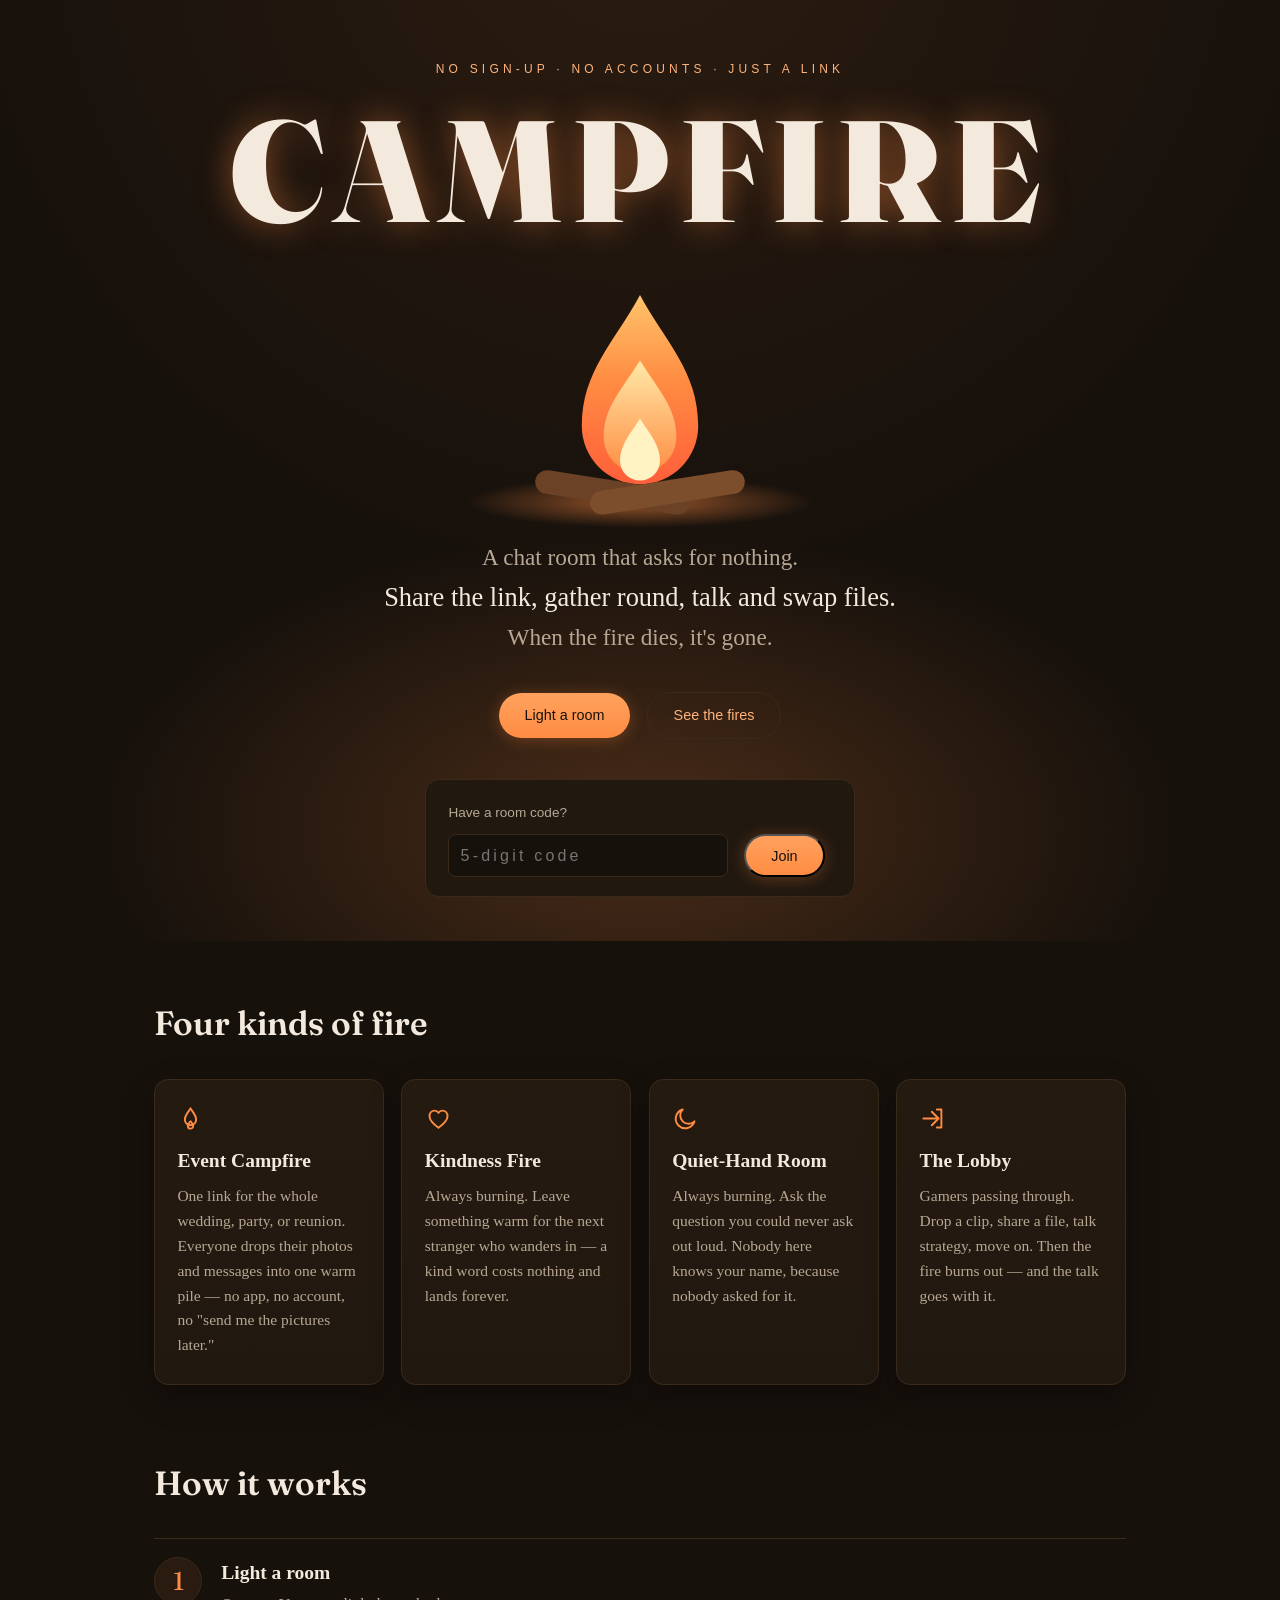
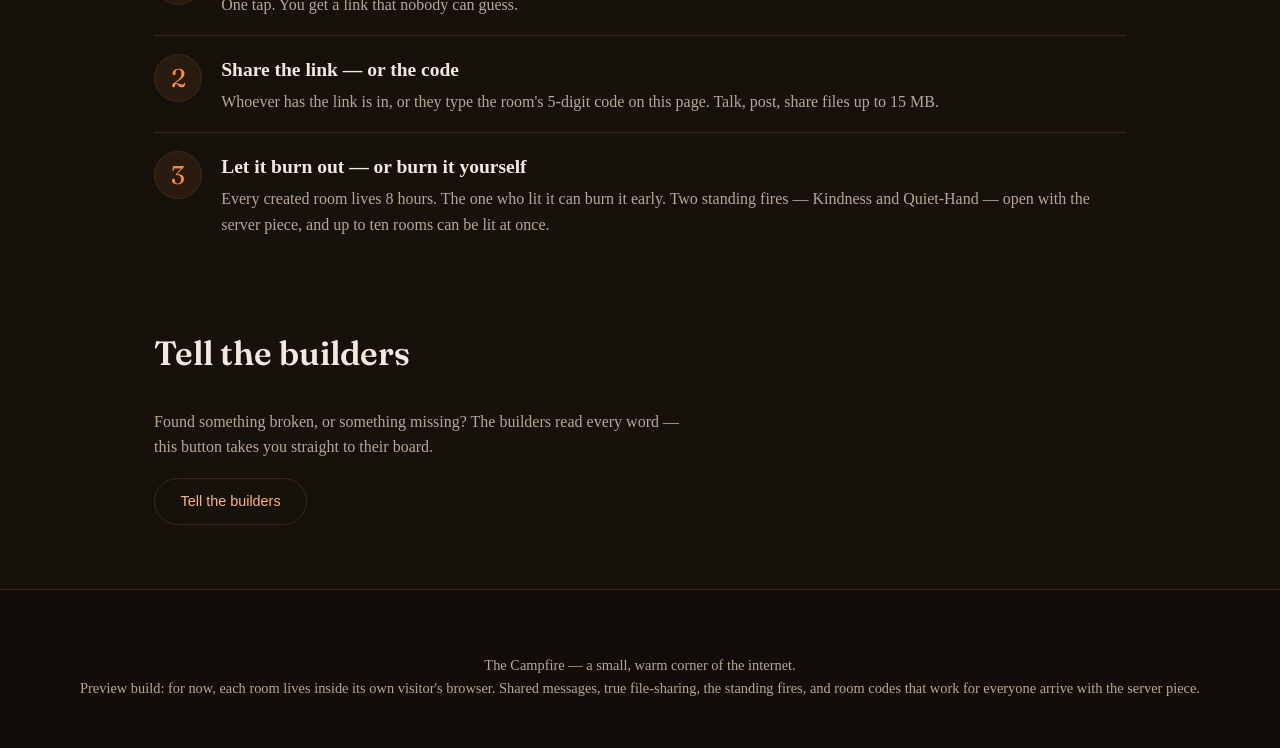
<file: index.html>
<!DOCTYPE html>
<html lang="en">
<head>
  <meta charset="UTF-8">
  <meta name="viewport" content="width=device-width, initial-scale=1.0">
  <title>The Campfire — a chat room that asks for nothing</title>
  <meta name="description" content="No sign-up. No accounts. Share a link, gather round, talk and swap files. When the fire dies, it's gone.">
  <link rel="icon" href="data:image/svg+xml,<svg xmlns='http://www.w3.org/2000/svg' viewBox='0 0 100 100'><text y='.9em' font-size='90'>🔥</text></svg>">
  <meta name="theme-color" content="#17110c">
  <meta property="og:title" content="The Campfire — a chat room that asks for nothing">
  <meta property="og:description" content="No sign-up. No accounts. Share a link, gather round, talk and swap files. When the fire dies, it's gone.">
  <meta property="og:type" content="website">
  <meta name="twitter:card" content="summary">
  <link rel="preconnect" href="https://fonts.googleapis.com">
  <link rel="preconnect" href="https://fonts.gstatic.com" crossorigin>
  <link href="https://fonts.googleapis.com/css2?family=Fraunces:opsz,wght@9..144,600;9..144,900&display=swap" rel="stylesheet">
  <link rel="stylesheet" href="style.css?v=11">
</head>
<body>

  <!-- ============ HERO ============ -->
  <header class="hero">
    <p class="kicker">NO SIGN-UP · NO ACCOUNTS · JUST A LINK</p>
    <h1 class="wordmark">CAMPFIRE</h1>

    <!-- The fire itself: a drawn campfire, flames swaying, embers rising.
         Pure decoration (aria-hidden) — the site's hearth, not a control. -->
    <div class="fire-scene" aria-hidden="true">
      <svg class="fire-art" viewBox="0 0 220 150">
        <defs>
          <radialGradient id="glowGrad" cx="50%" cy="50%" r="50%">
            <stop offset="0%" stop-color="#ff8c42" stop-opacity=".55"/>
            <stop offset="100%" stop-color="#ff8c42" stop-opacity="0"/>
          </radialGradient>
          <linearGradient id="flameOuter" x1="0" y1="1" x2="0" y2="0">
            <stop offset="0%" stop-color="#ff5e3a"/>
            <stop offset="55%" stop-color="#ff8c42"/>
            <stop offset="100%" stop-color="#ffc46b"/>
          </linearGradient>
          <linearGradient id="flameMid" x1="0" y1="1" x2="0" y2="0">
            <stop offset="0%" stop-color="#ff8c42"/>
            <stop offset="100%" stop-color="#ffe9a8"/>
          </linearGradient>
        </defs>
        <ellipse cx="110" cy="130" rx="95" ry="14" fill="url(#glowGrad)"/>
        <g class="flame-sway">
          <path d="M110 16c14 26 32 42 32 72a32 32 0 0 1-64 0c0-30 18-46 32-72z" fill="url(#flameOuter)"/>
          <path d="M110 52c10 16 20 26 20 42a20 20 0 0 1-40 0c0-16 10-26 20-42z" fill="url(#flameMid)"/>
          <path d="M110 84c6 9 11 15 11 23a11 11 0 0 1-22 0c0-8 5-14 11-23z" fill="#fff3c4"/>
        </g>
        <rect x="52" y="118" width="86" height="13" rx="6.5" transform="rotate(9 95 124)" fill="#6b4226"/>
        <rect x="82" y="118" width="86" height="13" rx="6.5" transform="rotate(-9 125 124)" fill="#7d4e2c"/>
      </svg>
      <span class="ember e1"></span><span class="ember e2"></span>
      <span class="ember e3"></span><span class="ember e4"></span>
      <span class="ember e5"></span><span class="ember e6"></span>
      <span class="ember e7"></span><span class="ember e8"></span>
    </div>
    <p class="promise">
      A chat room that asks for nothing.<br>
      <span class="promise-main">Share the link, gather round, talk and swap files.</span><br>
      When the fire dies, it's gone.
    </p>
    <p class="hero-actions">
      <a class="btn" href="create.html">Light a room</a>
      <a class="btn btn-quiet" href="#rooms">See the fires</a>
    </p>

    <form class="join-box" id="join-form">
      <label for="join-code">Have a room code?</label>
      <div class="join-row">
        <input type="text" id="join-code" inputmode="numeric" autocomplete="off"
               maxlength="5" placeholder="5-digit code">
        <button type="submit" class="btn">Join</button>
      </div>
      <p class="join-note hidden" id="join-note">No room found with that code.</p>
    </form>
  </header>

  <!-- ============ THE FOUR FIRES ============ -->
  <main>
    <section class="fires" id="rooms">
      <h2>Four kinds of fire</h2>
      <div class="cards">

        <article class="card">
          <div class="glyph"><svg viewBox="0 0 24 24" fill="none" stroke="currentColor" stroke-width="1.7" stroke-linecap="round" stroke-linejoin="round" aria-hidden="true"><path d="M12 3c2 3.5 5 6 5 10a5 5 0 0 1-10 0c0-4 3-6.5 5-10z"/><path d="M12 21a2.4 2.4 0 0 1-2.4-2.4c0-1.6 1.2-2.7 2.4-4.1 1.2 1.4 2.4 2.5 2.4 4.1A2.4 2.4 0 0 1 12 21z"/></svg></div>
          <h3>Event Campfire</h3>
          <p>One link for the whole wedding, party, or reunion. Everyone drops
             their photos and messages into one warm pile — no app, no account,
             no "send me the pictures later."</p>
        </article>

        <article class="card">
          <div class="glyph"><svg viewBox="0 0 24 24" fill="none" stroke="currentColor" stroke-width="1.7" stroke-linecap="round" stroke-linejoin="round" aria-hidden="true"><path d="M12 20.3C7 16.5 4 13.4 4 9.9 4 7.2 6 5 8.6 5c1.4 0 2.7.8 3.4 2 .7-1.2 2-2 3.4-2C18 5 20 7.2 20 9.9c0 3.5-3 6.6-8 10.4z"/></svg></div>
          <h3>Kindness Fire</h3>
          <p>Always burning. Leave something warm for the next stranger who
             wanders in — a kind word costs nothing and lands forever.</p>
        </article>

        <article class="card">
          <div class="glyph"><svg viewBox="0 0 24 24" fill="none" stroke="currentColor" stroke-width="1.7" stroke-linecap="round" stroke-linejoin="round" aria-hidden="true"><path d="M20 14.5A8.5 8.5 0 1 1 9.5 4a7 7 0 0 0 10.5 10.5z"/></svg></div>
          <h3>Quiet-Hand Room</h3>
          <p>Always burning. Ask the question you could never ask out loud.
             Nobody here knows your name, because nobody asked for it.</p>
        </article>

        <article class="card">
          <div class="glyph"><svg viewBox="0 0 24 24" fill="none" stroke="currentColor" stroke-width="1.7" stroke-linecap="round" stroke-linejoin="round" aria-hidden="true"><path d="M15 4h4v16h-4"/><path d="M3 12h12"/><path d="M10.5 6l6 6-6 6"/></svg></div>
          <h3>The Lobby</h3>
          <p>Gamers passing through. Drop a clip, share a file, talk strategy,
             move on. Then the fire burns out — and the talk goes with it.</p>
        </article>

      </div>
    </section>

    <!-- ============ HOW IT WORKS ============ -->
    <section class="how" id="how">
      <h2>How it works</h2>
      <ol class="steps">
        <li>
          <span class="step-num">1</span>
          <div>
            <h3>Light a room</h3>
            <p>One tap. You get a link that nobody can guess.</p>
          </div>
        </li>
        <li>
          <span class="step-num">2</span>
          <div>
            <h3>Share the link — or the code</h3>
            <p>Whoever has the link is in, or they type the room's 5-digit
               code on this page. Talk, post, share files up to 15 MB.</p>
          </div>
        </li>
        <li>
          <span class="step-num">3</span>
          <div>
            <h3>Let it burn out — or burn it yourself</h3>
            <p>Every created room lives 8 hours. The one who lit it can burn
               it early. Two standing fires — Kindness and Quiet-Hand — open
               with the server piece, and up to ten rooms can be lit at once.</p>
          </div>
        </li>
      </ol>
    </section>

    <!-- ============ FEEDBACK ============ -->
    <section class="feedback">
      <h2>Tell the builders</h2>
      <p>Found something broken, or something missing? The builders read
         every word — this button takes you straight to their board.</p>
      <p class="feedback-action"><a class="btn btn-quiet" href="https://github.com/mohame67tech/campfire/issues" target="_blank" rel="noopener">Tell the builders</a></p>
    </section>
  </main>

  <footer>
    <p>The Campfire — a small, warm corner of the internet.</p>
    <p>Preview build: for now, each room lives inside its own visitor's
       browser. Shared messages, true file-sharing, the standing fires, and
       room codes that work for everyone arrive with the server piece.</p>
  </footer>

  <script src="room.js?v=6"></script>
  <script>
    // Join by room code. In this preview the home page can find rooms this
    // browser created (they are remembered here); the server piece turns
    // this same box into the front desk for everyone's codes.
    document.getElementById('join-form').addEventListener('submit', function (e) {
      e.preventDefault();
      var code = document.getElementById('join-code').value.trim();
      var note = document.getElementById('join-note');
      var url = null;
      try {
        var reg = JSON.parse(localStorage.getItem('campfire-codes') || '{}');
        url = reg[code] || null;
      } catch (err) {}
      if (url) { window.location.href = url; return; }
      note.classList.remove('hidden');
    });
  </script>
</body>
</html>
</file>
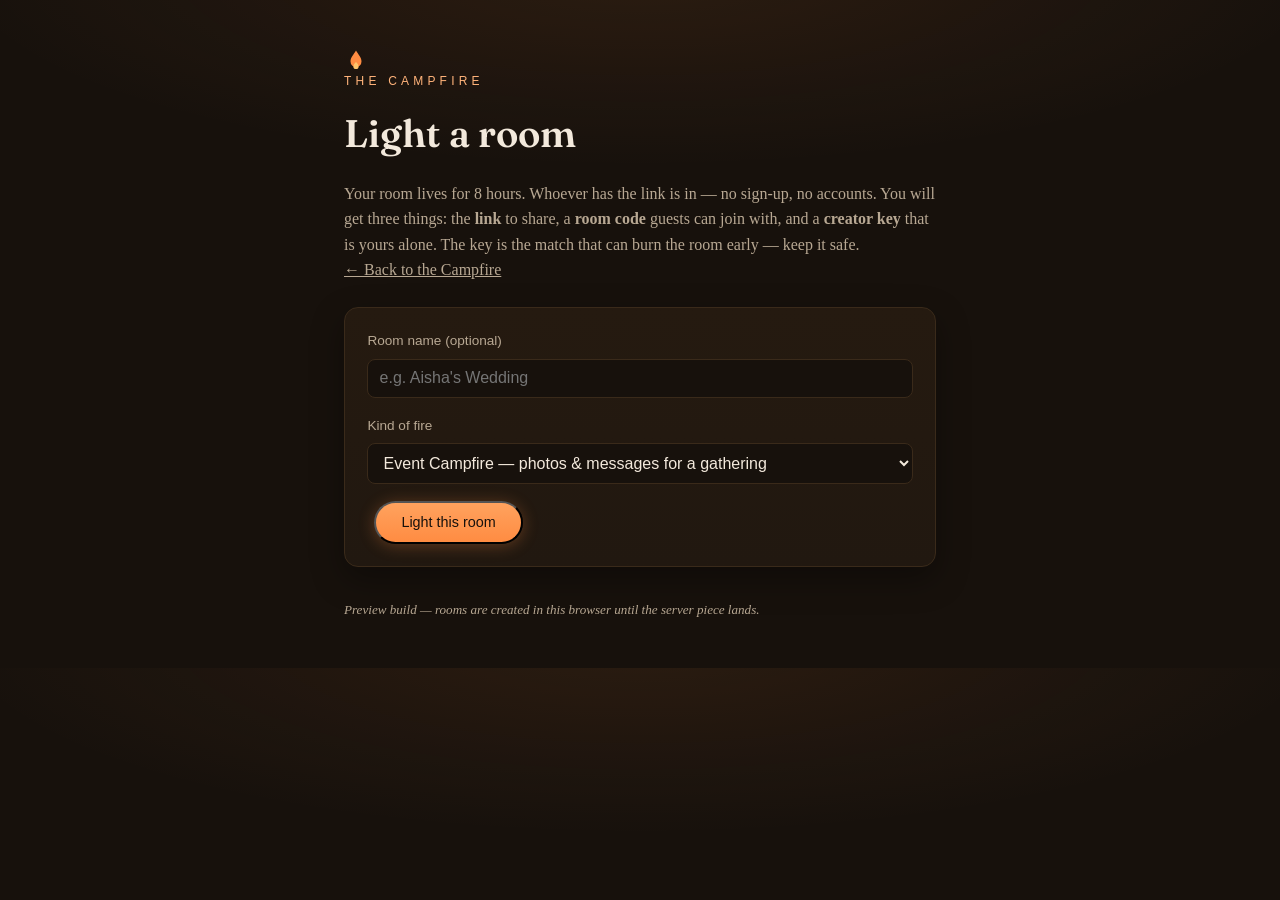
<file: create.html>
<!DOCTYPE html>
<html lang="en">
<head>
  <meta charset="UTF-8">
  <meta name="viewport" content="width=device-width, initial-scale=1.0">
  <title>Light a room — The Campfire</title>
  <link rel="icon" href="data:image/svg+xml,<svg xmlns='http://www.w3.org/2000/svg' viewBox='0 0 100 100'><text y='.9em' font-size='90'>🔥</text></svg>">
  <meta name="theme-color" content="#17110c">
  <link rel="preconnect" href="https://fonts.googleapis.com">
  <link rel="preconnect" href="https://fonts.gstatic.com" crossorigin>
  <link href="https://fonts.googleapis.com/css2?family=Fraunces:opsz,wght@9..144,600;9..144,900&display=swap" rel="stylesheet">
  <link rel="stylesheet" href="style.css?v=11">
  <link rel="stylesheet" href="room.css?v=9">
</head>
<body>

  <main class="narrow">
    <p class="brand-mark"><svg class="mini-flame" viewBox="0 0 24 24" aria-hidden="true"><path d="M12 2.5c2.3 4 5.5 6.8 5.5 11a5.5 5.5 0 0 1-11 0c0-4.2 3.2-7 5.5-11z" fill="#ff8c42"/><path d="M12 21a2.6 2.6 0 0 1-2.6-2.6c0-1.7 1.3-2.9 2.6-4.4 1.3 1.5 2.6 2.7 2.6 4.4A2.6 2.6 0 0 1 12 21z" fill="#ffc46b"/></svg></p>
    <p class="kicker">THE CAMPFIRE</p>
    <h1 class="page-title">Light a room</h1>
    <p class="dim">Your room lives for 8 hours. Whoever has the link is in —
      no sign-up, no accounts. You will get three things: the <strong>link</strong>
      to share, a <strong>room code</strong> guests can join with, and a
      <strong>creator key</strong> that is yours alone. The key is the match
      that can burn the room early — keep it safe.</p>
    <p><a href="index.html" class="dim">← Back to the Campfire</a></p>

    <form id="create-form" class="panel">
      <label>
        Room name (optional)
        <input type="text" id="room-name" maxlength="60" placeholder="e.g. Aisha's Wedding">
      </label>

      <label>
        Kind of fire
        <select id="room-kind">
          <option value="Event Campfire">Event Campfire — photos &amp; messages for a gathering</option>
          <option value="The Lobby">The Lobby — gamers dropping clips &amp; files</option>
        </select>
      </label>

      <button type="submit" class="btn">Light this room</button>
    </form>

    <div id="created" class="panel hidden">
      <h3>Your fire is lit.</h3>
      <p><a class="btn" id="enter-room" href="#">Enter your room</a></p>
      <p class="dim">Room code: <strong id="room-code" class="copyable" title="Tap to copy the room code"></strong> — guests can
        join with this code from the Campfire home page. Tap the code to copy it.</p>
      <p class="dim">Invite link — for your guests. It opens the room, and
        nothing more. No raw link to read or copy by hand; the button
        carries it:</p>
      <p><button type="button" class="btn btn-quiet" id="copy-invite">Copy invite link</button></p>
      <p class="dim">Your creator key travels inside your Enter link. Once
        you're inside the room, you'll find the button to copy your creator
        link there — keep it only with you, like a house key.</p>
    </div>

    <p class="fineprint">Preview build — rooms are created in this browser
      until the server piece lands.</p>
  </main>

  <script src="room.js?v=6"></script>
  <script>
    // Create flow: build an unguessable room address + a creator key.
    // The current room's values live here, so the copy handlers below can
    // be registered exactly once and still copy the newest room.
    var currentCode = '';
    var currentGuestUrl = '';
    document.getElementById('create-form').addEventListener('submit', function (e) {
      e.preventDefault();
      var slug = makeSlug(12);        // the room's address — long enough that nobody can guess it
      var key = makeSlug(20);         // the creator key — longer, because it carries burn rights
      var name = document.getElementById('room-name').value.trim();
      var kind = document.getElementById('room-kind').value;

      // The friendly front step: a 5-digit room code a guest can type.
      // Convenience by the founder's ruling — the long link stays the lock.
      // Mint until the code is unused in this browser's registry, so two
      // rooms here never share a code and confuse the join box.
      var existingCodes = {};
      try { existingCodes = JSON.parse(localStorage.getItem('campfire-codes') || '{}'); } catch (e) {}
      var code = '';
      do {
        var codeBytes = new Uint8Array(5);
        window.crypto.getRandomValues(codeBytes);
        code = '';
        for (var ci = 0; ci < 5; ci++) code += String(codeBytes[ci] % 10);
      } while (existingCodes[code]);

      // Two links, made by the page so nobody ever edits a link by hand:
      // the invite link (no key — safe to share with anyone) and the creator
      // link (the key rides in the # fragment, which browsers never send to
      // a server, so it stays between the creator and their browser).
      // Absolute address: a copied link must work pasted ANYWHERE — a chat
      // app, another browser — not only when clicked from this page. So the
      // link is built from this page's own full address, with create.html
      // swapped for room.html.
      var roomPage = window.location.href.split('#')[0].split('?')[0]
        .replace(/create\.html$/, 'room.html');
      var base = roomPage + '?r=' + slug +
                 '&n=' + encodeURIComponent(name) +
                 '&k=' + encodeURIComponent(kind) +
                 '&c=' + code +
                 '&t=' + Date.now();   // lit-at: one shared clock for the room's life
      var guestUrl = base;
      var creatorUrl = base + '#key=' + key;

      document.getElementById('enter-room').href = creatorUrl;
      document.getElementById('room-code').textContent = code;
      document.getElementById('created').classList.remove('hidden');

      // The code itself is the copy button: tap it, the number is yours.
      // (Its handler is registered once, below the submit handler.)
      currentCode = code;
      currentGuestUrl = guestUrl;

      // Remember this code in this browser, so the home page's join box can
      // find the room. (Cross-browser code lookup arrives with the server.)
      try {
        var reg = JSON.parse(localStorage.getItem('campfire-codes') || '{}');
        reg[code] = guestUrl;
        localStorage.setItem('campfire-codes', JSON.stringify(reg));
      } catch (err) {}

      // This browser remembers it lit this room (address → key, kept only
      // in this browser), so the creator keeps their Burn button even when
      // they come back through the plain invite link.
      try {
        var mine = JSON.parse(localStorage.getItem('campfire-created') || '{}');
        mine[slug] = key;
        localStorage.setItem('campfire-created', JSON.stringify(mine));
      } catch (err) {}

    });

    // Copy handlers are registered ONCE, here — never inside the submit
    // handler, where every lit room would stack another listener carrying
    // a stale room's data. They read the current room's values instead.
    document.getElementById('room-code').addEventListener('click', function () {
      if (currentCode) copyText(currentCode, this);
    });
    document.getElementById('copy-invite').addEventListener('click', function () {
      if (currentGuestUrl) copyText(currentGuestUrl, this);
    });

    // Copy text with a fallback for older browsers, and say so on the button.
    function copyText(text, btn) {
      function done() {
        var old = btn.textContent;
        btn.textContent = 'Copied ✓';
        setTimeout(function () { btn.textContent = old; }, 1600);
      }
      function fallback() {
        var ta = document.createElement('textarea');
        ta.value = text;
        ta.style.position = 'fixed'; ta.style.opacity = '0';
        document.body.appendChild(ta);
        ta.select();
        try { document.execCommand('copy'); done(); }
        catch (e) { btn.textContent = 'Copy failed — long-press the link instead'; }
        document.body.removeChild(ta);
      }
      if (navigator.clipboard && navigator.clipboard.writeText) {
        navigator.clipboard.writeText(text).then(done, fallback);
      } else { fallback(); }
    }
  </script>

</body>
</html>
</file>
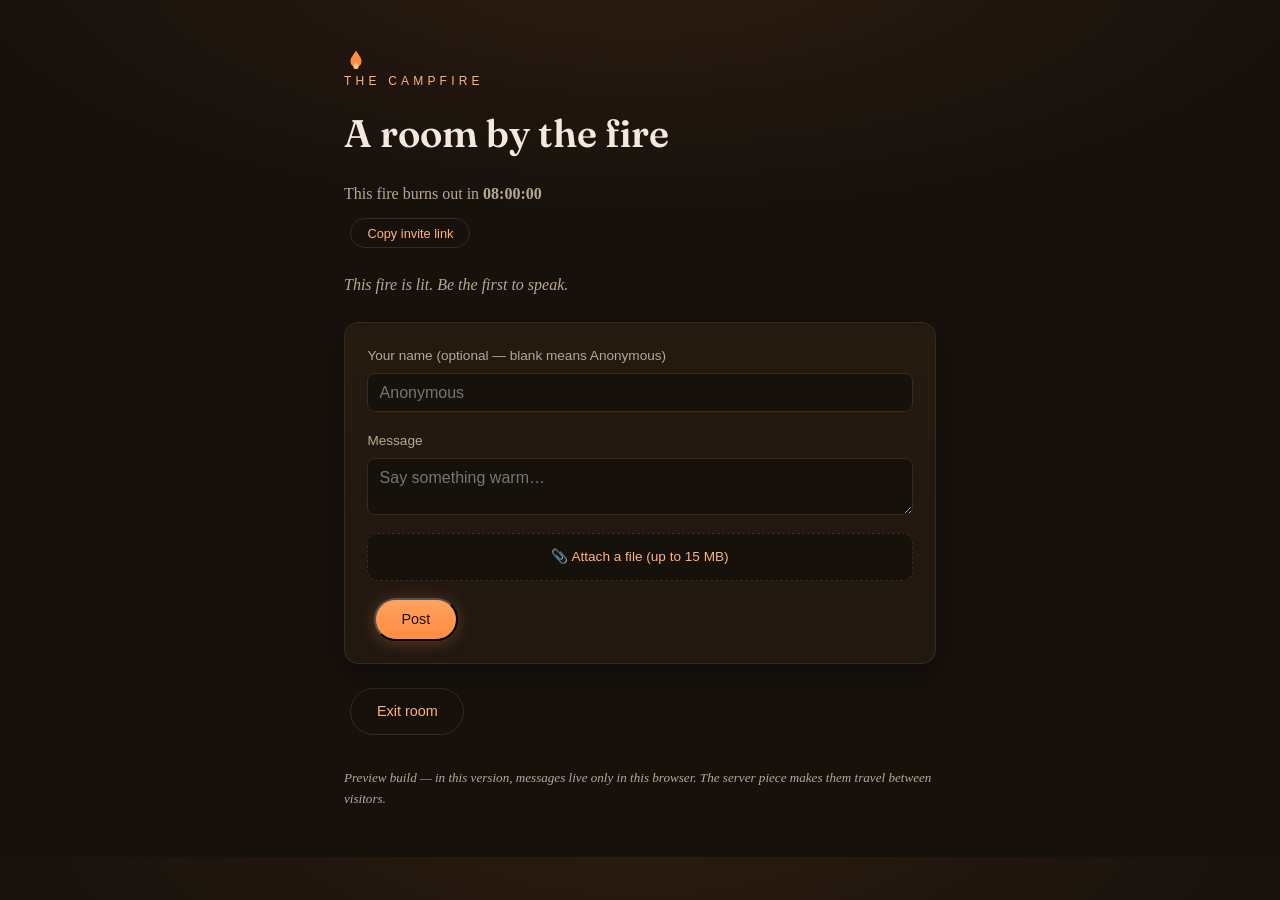
<file: room.html>
<!DOCTYPE html>
<html lang="en">
<head>
  <meta charset="UTF-8">
  <meta name="viewport" content="width=device-width, initial-scale=1.0">
  <title>A room — The Campfire</title>
  <link rel="icon" href="data:image/svg+xml,<svg xmlns='http://www.w3.org/2000/svg' viewBox='0 0 100 100'><text y='.9em' font-size='90'>🔥</text></svg>">
  <meta name="theme-color" content="#17110c">
  <meta name="description" content="A room by the fire. No sign-up, no accounts — whoever has the link is in, for 8 hours.">
  <link rel="preconnect" href="https://fonts.googleapis.com">
  <link rel="preconnect" href="https://fonts.gstatic.com" crossorigin>
  <link href="https://fonts.googleapis.com/css2?family=Fraunces:opsz,wght@9..144,600;9..144,900&display=swap" rel="stylesheet">
  <link rel="stylesheet" href="style.css?v=11">
  <link rel="stylesheet" href="room.css?v=9">
</head>
<body>

  <main class="narrow">

    <!-- ============ THE ROOM ============ -->
    <div id="room-view">
      <p class="brand-mark"><svg class="mini-flame" viewBox="0 0 24 24" aria-hidden="true"><path d="M12 2.5c2.3 4 5.5 6.8 5.5 11a5.5 5.5 0 0 1-11 0c0-4.2 3.2-7 5.5-11z" fill="#ff8c42"/><path d="M12 21a2.6 2.6 0 0 1-2.6-2.6c0-1.7 1.3-2.9 2.6-4.4 1.3 1.5 2.6 2.7 2.6 4.4A2.6 2.6 0 0 1 12 21z" fill="#ffc46b"/></svg></p>
      <p class="kicker" id="room-kind">THE CAMPFIRE</p>
      <h1 class="page-title" id="room-name">A room by the fire</h1>
      <p class="dim">This fire burns out in <strong id="countdown">…</strong></p>
      <p class="storage-note hidden" id="storage-note"></p>
      <div class="room-tools">
        <span class="code-chip hidden" id="code-chip" title="Tap to copy the room code">Room code&nbsp;<strong id="room-code"></strong></span>
        <button type="button" class="btn btn-quiet btn-small" id="invite-btn">Copy invite link</button>
        <button type="button" class="btn btn-quiet btn-small hidden" id="copy-creator-btn">🔒 Copy creator link</button>
      </div>

      <div id="messages" class="messages">
        <p class="empty" id="empty-note">This fire is lit. Be the first to speak.</p>
      </div>

      <form id="post-form" class="panel">
        <label id="name-label">
          Your name (optional — blank means Anonymous)
          <input type="text" id="my-name" maxlength="40" placeholder="Anonymous">
        </label>
        <p class="dim hidden" id="identity-note"></p>
        <label>
          Message
          <textarea id="my-text" rows="2" maxlength="2000" placeholder="Say something warm…"></textarea>
        </label>
        <label class="file-label">
          📎 Attach a file (up to 15 MB)
          <input type="file" id="my-file" class="visually-hidden">
        </label>
        <p class="dim" id="file-note"></p>
        <button type="submit" class="btn">Post</button>
      </form>

      <div class="danger-zone hidden" id="danger-zone">
        <p class="dim">Creator's match. Burning ends this room for everyone
          by this fire — and there is no way back from it.</p>
        <button type="button" class="btn btn-danger" id="burn-btn">Burn this room</button>
      </div>

      <p class="room-exit"><a class="btn btn-quiet" href="index.html">Exit room</a></p>

      <p class="fineprint">Preview build — in this version, messages live only
        in this browser. The server piece makes them travel between visitors.</p>
    </div>

    <!-- ============ THE FIRE HAS GONE OUT ============ -->
    <div id="gone-view" class="hidden">
      <h1 class="page-title">This fire has gone out.</h1>
      <p class="dim">The room burned its 8 hours, or its creator burned it early.
        Either way, the talk and the files went with the smoke — that was the deal.</p>
      <p><a class="btn" href="index.html">Back to the Campfire</a></p>
    </div>

  </main>

  <script src="room.js?v=6"></script>
  <script>
    // ---------- Read the room's address ----------
    var params = new URLSearchParams(window.location.search);
    var roomId = params.get('r') || 'unknown';
    var roomName = params.get('n') || '';
    var roomKind = params.get('k') || 'The Campfire';
    // The creator key rides in the # fragment (never sent to any server).
    var creatorKey = (window.location.hash.match(/key=([A-Za-z0-9]+)/) || [])[1] || null;

    // The browser that lit this room remembers its key (kept only in this
    // browser), so the creator keeps their Burn button and creator-link
    // copy even when they return through the plain invite link.
    if (!creatorKey) {
      try {
        var createdRooms = JSON.parse(localStorage.getItem('campfire-created') || '{}');
        if (createdRooms[roomId]) creatorKey = createdRooms[roomId];
      } catch (e) {}
    }

    if (roomName) document.getElementById('room-name').textContent = roomName;
    document.getElementById('room-kind').textContent = roomKind.toUpperCase();

    // The room code, when this room was lit with one — shown as a chip so
    // anyone by the fire can read it aloud to someone joining.
    var roomCode = params.get('c') || '';
    if (roomCode) {
      document.getElementById('room-code').textContent = roomCode;
      document.getElementById('code-chip').classList.remove('hidden');
      // The code itself is the copy button: tap it, the number is yours.
      document.getElementById('code-chip').addEventListener('click', function () {
        copyToClipboard(roomCode, document.getElementById('room-code'), 'Copy failed');
      });
    }

    // ---------- Preview expiry: 8 hours from first opening, kept in this browser ----------
    var storeKey = 'campfire-room-' + roomId;
    var saved = {};
    try { saved = JSON.parse(localStorage.getItem(storeKey) || '{}'); } catch (e) { saved = {}; }
    if (!saved.litAt) {
      // One clock for the whole room: the fire's life runs from when the
      // creator lit it (the t carried in the link), not from each browser's
      // first visit — every visitor sees the same countdown, and a link
      // first opened after the 8 hours finds the fire already out.
      var litParam = parseInt(params.get('t') || '', 10);
      saved.litAt = (litParam && litParam <= Date.now()) ? litParam : Date.now();
      saved.messages = saved.messages || [];
      save();
    }
    // Saving must never be able to kill the room: if this browser's
    // storage is full or blocked (private mode does this), the write is
    // allowed to fail — the room keeps working from memory for as long
    // as the page stays open, and the visitor is told, once, honestly.
    var storageFailed = false;
    function save() {
      try { localStorage.setItem(storeKey, JSON.stringify(saved)); }
      catch (e) {
        if (!storageFailed) {
          storageFailed = true;
          var sn = document.getElementById('storage-note');
          sn.textContent = 'This browser won\u2019t let Campfire save (private mode, or storage is full). The room still works while you stay on this page — but a refresh would lose it.';
          sn.classList.remove('hidden');
        }
      }
    }

    // One eraser for both endings — an early burn and a natural burn-out
    // leave exactly the same nothing behind: no messages, no creator
    // memory, no join code. "When the fire dies, it's gone" is literal.
    function eraseRoomData() {
      try { localStorage.removeItem(storeKey); } catch (e) {}
      try {
        var cr = JSON.parse(localStorage.getItem('campfire-created') || '{}');
        delete cr[roomId];
        localStorage.setItem('campfire-created', JSON.stringify(cr));
        if (roomCode) {
          var rg = JSON.parse(localStorage.getItem('campfire-codes') || '{}');
          delete rg[roomCode];
          localStorage.setItem('campfire-codes', JSON.stringify(rg));
        }
      } catch (e) {}
    }

    var burnsAt = saved.litAt + 8 * 60 * 60 * 1000;
    var gone = false;
    function tick() {
      var left = burnsAt - Date.now();
      if (left <= 0) {
        if (!gone) { gone = true; eraseRoomData(); }   // expiry erases, for real
        showGone();
        return;
      }
      var h = Math.floor(left / 3600000), m = Math.floor(left / 60000) % 60, s = Math.floor(left / 1000) % 60;
      document.getElementById('countdown').textContent =
        [h, m, s].map(function (n) { return String(n).padStart(2, '0'); }).join(':');
    }
    setInterval(tick, 1000); tick();

    // ---------- Identity by this fire ----------
    // Your first message sets who you are in this room: the name you typed,
    // or an Anonymous number if you typed none (Anonymous 1, Anonymous 2,
    // in the order anonymous voices first speak). After that it is locked
    // in this browser — nobody gets to be five people by one fire.
    var messagesEl = document.getElementById('messages');
    var myNameEl = document.getElementById('my-name');
    var identityNote = document.getElementById('identity-note');

    function myDisplayName() {
      return saved.myName ? saved.myName : ('Anonymous ' + (saved.myAnon || 1));
    }
    function lockIdentity() {
      if (saved.myName === undefined) return;
      // Once the name is set it cannot change — so the field itself leaves.
      // What stays is the one line that matters: who you are by this fire.
      document.getElementById('name-label').classList.add('hidden');
      identityNote.textContent = 'By this fire, you are ' + myDisplayName() + '.';
      identityNote.classList.remove('hidden');
    }
    lockIdentity();

    function render() {
      messagesEl.innerHTML = '';
      if (!saved.messages.length) {
        messagesEl.innerHTML = '<p class="empty">This fire is lit. Be the first to speak.</p>';
        return;
      }
      saved.messages.forEach(function (msg, i) {
        var div = document.createElement('div');
        div.className = 'msg';
        var head = document.createElement('p');
        head.className = 'msg-head';
        head.textContent = msg.name + ' · ' + new Date(msg.at).toLocaleTimeString();
        var del = document.createElement('button');
        del.textContent = '×';
        del.className = 'msg-del';
        del.title = 'Delete this message';
        del.addEventListener('click', function () {
          saved.messages.splice(i, 1); save(); render();
        });
        head.appendChild(del);
        div.appendChild(head);
        if (msg.text) {
          var body = document.createElement('p');
          body.textContent = msg.text;   // textContent = the message can never become code (no XSS)
          div.appendChild(body);
        }
        if (msg.fileName) {
          var f = document.createElement('p');
          f.className = 'msg-file';
          f.textContent = '📎 ' + msg.fileName;
          div.appendChild(f);
        }
        messagesEl.appendChild(div);
      });
    }
    render();

    // Choosing a file says what was chosen, right there — the picker is
    // themed, so this line is its voice.
    document.getElementById('my-file').addEventListener('change', function () {
      var f = this.files[0];
      document.getElementById('file-note').textContent = f
        ? '\u{1F4CE} ' + f.name + ' — it will ride with your next post.'
        : '';
    });

    document.getElementById('post-form').addEventListener('submit', function (e) {
      e.preventDefault();
      var text = document.getElementById('my-text').value.trim();
      var file = document.getElementById('my-file').files[0];
      if (!text && !file) return;
      if (file && file.size > 15 * 1024 * 1024) {
        document.getElementById('file-note').textContent = 'That file is over 15 MB — too big for this fire.';
        return;
      }
      // First post sets the identity for this room (see above).
      if (saved.myName === undefined) {
        var typed = myNameEl.value.trim();
        if (typed) { saved.myName = typed; }
        else {
          saved.myName = '';
          saved.anonIssued = (saved.anonIssued || 0) + 1;
          saved.myAnon = saved.anonIssued;
        }
        save();
        lockIdentity();
      }
      // Double-tap guard: the identical post twice within 2 seconds is
      // one post, however eager the thumb.
      var nowMs = Date.now();
      var prev = saved.messages[saved.messages.length - 1];
      if (prev && prev.name === myDisplayName() && prev.text === text &&
          (prev.fileName || null) === (file ? file.name : null) && nowMs - prev.at < 2000) return;

      // Preview ceiling: a room keeps at most its last 500 messages in
      // this browser, so one fire can never grow until storage chokes.
      if (saved.messages.length >= 500) {
        saved.messages.splice(0, saved.messages.length - 499);
      }
      saved.messages.push({
        name: myDisplayName(),
        text: text,
        fileName: file ? file.name : null,
        at: nowMs
      });
      save(); render();
      var last = messagesEl.lastElementChild;
      if (last) last.classList.add('fresh');
      document.getElementById('my-text').value = '';
      document.getElementById('my-file').value = '';
      document.getElementById('file-note').textContent = '';
    });

    // ---------- Copy buttons (invite + creator) ----------
    function copyToClipboard(text, btn, failMsg) {
      function done() {
        var old = btn.textContent;
        btn.textContent = 'Copied ✓';
        setTimeout(function () { btn.textContent = old; }, 1600);
      }
      function fallback() {
        var ta = document.createElement('textarea');
        ta.value = text;
        ta.style.position = 'fixed'; ta.style.opacity = '0';
        document.body.appendChild(ta);
        ta.select();
        try { document.execCommand('copy'); done(); }
        catch (e) { btn.textContent = failMsg; }
        document.body.removeChild(ta);
      }
      if (navigator.clipboard && navigator.clipboard.writeText) {
        navigator.clipboard.writeText(text).then(done, fallback);
      } else { fallback(); }
    }

    // The invite is this room's address with the # fragment dropped, so a
    // creator can invite straight from inside the room without ever
    // exposing the key that rides in their own link.
    document.getElementById('invite-btn').addEventListener('click', function () {
      var invite = window.location.origin + window.location.pathname + window.location.search;
      copyToClipboard(invite, this, 'Copy failed — copy the address bar, minus the # part');
    });

    // The creator link is this room's full address, key and all — its copy
    // button is offered only in a browser that arrived holding the key.
    if (creatorKey) {
      var ccBtn = document.getElementById('copy-creator-btn');
      ccBtn.classList.remove('hidden');
      ccBtn.addEventListener('click', function () {
        // Build the creator link from the address + the key, so it is whole
        // even when the creator arrived by the invite link and this browser
        // supplied the key from its own memory.
        var mine = window.location.origin + window.location.pathname +
                   window.location.search + '#key=' + creatorKey;
        copyToClipboard(mine, this, 'Copy failed — copy the address bar');
      });
    }

    // ---------- Burn (creator only: the key must be in the link) ----------
    // Burning is forever, so it asks twice: the first tap arms the match
    // for four seconds, the second tap strikes it. It also lives in its
    // own zone, far from Post — no pocket-dial cremations.
    if (creatorKey) {
      document.getElementById('danger-zone').classList.remove('hidden');
      var burnBtn = document.getElementById('burn-btn');
      var armed = false, armTimer = null;
      burnBtn.addEventListener('click', function () {
        if (!armed) {
          armed = true;
          burnBtn.textContent = 'Tap again to burn it — no way back';
          burnBtn.classList.add('armed');
          armTimer = setTimeout(function () {
            armed = false;
            burnBtn.textContent = 'Burn this room';
            burnBtn.classList.remove('armed');
          }, 4000);
          return;
        }
        clearTimeout(armTimer);
        eraseRoomData();
        showGone();
      });
    }

    // Other tabs of this browser stay in step: a post, a name being set, or
    // a burn in one tab is true in every tab a moment later — and a burned
    // room goes out everywhere in this browser at once.
    window.addEventListener('storage', function (e) {
      if (e.key !== storeKey) return;
      if (e.newValue === null) { showGone(); return; }
      try {
        saved = JSON.parse(e.newValue) || {};
        burnsAt = (saved.litAt || Date.now()) + 8 * 60 * 60 * 1000;
        render();
        lockIdentity();
        tick();
      } catch (err) {}
    });

    function showGone() {
      document.getElementById('room-view').classList.add('hidden');
      document.getElementById('gone-view').classList.remove('hidden');
    }
  </script>

</body>
</html>
</file>
<file: style.css>
/* The Campfire — landing page
   Design language: warm dark, ember-lit. The opposite of a cold vault.
   One accent colour (ember), one soft text colour, generous space. */

:root {
  --bg: #17110c;          /* warm near-black, like a fire pit at night */
  --bg-card: #211810;
  --ember: #ff8c42;       /* the one accent: ember orange */
  --ember-soft: #ffb37a;
  --text: #f3e9dc;        /* warm off-white */
  --text-dim: #b8a893;
  --line: #3a2a1a;
  /* The display voice: a warm, soft serif with real character (Fraunces).
     If the font ever fails to load, Georgia carries the part gracefully. */
  --font-display: "Fraunces", Georgia, "Times New Roman", serif;
}

* { margin: 0; padding: 0; box-sizing: border-box; }

html { scroll-behavior: smooth; }

body {
  /* A faint firelight falls from the top of every page. */
  background:
    radial-gradient(ellipse 90% 50% at 50% -5%, rgba(255, 140, 66, 0.09), transparent 60%),
    var(--bg);
  color: var(--text);
  font-family: Georgia, "Times New Roman", serif;
  line-height: 1.6;
  transition: opacity 0.18s ease;
}
body.leaving { opacity: 0; }

a { transition: color 0.2s ease; }
.btn { transition: background 0.2s ease, color 0.2s ease, border-color 0.2s ease; }

/* Respect people who ask their device for less motion. */
@media (prefers-reduced-motion: reduce) {
  body { animation: none; transition: none; }
  html { scroll-behavior: auto; }
}

/* ---------- Hero ---------- */
.hero {
  text-align: center;
  padding: 3.75rem 1.5rem 2.75rem;
  background: radial-gradient(ellipse 60% 45% at 50% 88%, rgba(255, 140, 66, 0.22), transparent 70%);
}

.kicker {
  font-family: Verdana, Geneva, sans-serif;
  font-size: 0.75rem;
  letter-spacing: 0.35em;
  color: var(--ember-soft);
}

.wordmark {
  font-family: var(--font-display);
  font-weight: 900;
  font-size: clamp(3.2rem, 13vw, 9rem);
  letter-spacing: 0.06em;
  line-height: 1.05;
  color: var(--text);
  text-shadow: 0 0 34px rgba(255, 140, 66, 0.45);
  margin: 1rem 0 1.25rem;
}

.promise {
  font-size: clamp(1.1rem, 2.6vw, 1.45rem);
  color: var(--text-dim);
}
/* The one line that explains the whole product gets the light. */
.promise-main {
  color: var(--text);
  font-size: 1.14em;
}

.hero-actions { margin-top: 2.25rem; }

.btn {
  display: inline-block;
  font-family: Verdana, Geneva, sans-serif;
  font-size: 0.9rem;
  text-decoration: none;
  color: #17110c;
  background: linear-gradient(180deg, #ffa25e, var(--ember));
  box-shadow: 0 2px 16px rgba(255, 140, 66, 0.28);
  padding: 0.7rem 1.6rem;
  border-radius: 999px;
  margin: 0 0.4rem;
}
.btn-quiet {
  background: transparent;
  color: var(--ember-soft);
  border: 1px solid var(--line);
  box-shadow: none;
}
/* Hover life, only where a hand can hover (touch gets tap paths instead). */
@media (hover: hover) {
  .btn:hover { filter: brightness(1.08); transform: translateY(-1px); }
  .btn-quiet:hover { border-color: var(--ember); color: var(--text); filter: none; }
}

/* ---------- Sections ---------- */
main { max-width: 1020px; margin: 0 auto; padding: 0 1.5rem; }
section { padding: 3.5rem 0 1rem; }

h2 {
  font-family: var(--font-display);
  font-weight: 600;
  font-size: 2.1rem;
  margin-bottom: 1.75rem;
  color: var(--text);
}

/* ---------- Four fires: cards ---------- */
.cards {
  display: grid;
  grid-template-columns: repeat(auto-fit, minmax(215px, 1fr));
  gap: 1.1rem;
}

.card {
  background: linear-gradient(180deg, #251a10, var(--bg-card));
  border: 1px solid var(--line);
  border-radius: 14px;
  padding: 1.6rem 1.4rem;
  box-shadow: 0 12px 30px rgba(0, 0, 0, 0.35);
  transition: transform 0.25s ease, border-color 0.25s ease;
}
@media (hover: hover) {
  .card:hover { transform: translateY(-3px); border-color: rgba(255, 140, 66, 0.45); }
}

.glyph {
  color: var(--ember);
  margin-bottom: 0.8rem;
}
.glyph svg { width: 27px; height: 27px; display: block; }

.card h3 { font-size: 1.22rem; font-weight: 700; margin-bottom: 0.5rem; }
.card p  { color: var(--text-dim); font-size: 0.97rem; }

/* ---------- How it works: numbered steps ---------- */
.steps { list-style: none; }
.steps li {
  display: flex;
  gap: 1.2rem;
  align-items: flex-start;
  padding: 1.1rem 0;
  border-top: 1px solid var(--line);
}

.step-num {
  font-family: var(--font-display);
  font-size: 1.6rem;
  color: var(--ember);
  background: rgba(255, 140, 66, 0.08);
  border: 1px solid var(--line);
  border-radius: 50%;
  width: 3rem; height: 3rem;
  display: flex; align-items: center; justify-content: center;
  flex-shrink: 0;
}

.steps h3 { font-size: 1.22rem; font-weight: 700; margin-bottom: 0.25rem; }
.steps p  { color: var(--text-dim); }

/* ---------- Feedback + footer ---------- */
.feedback p { color: var(--text-dim); max-width: 34rem; }
.feedback-action { margin-top: 1.1rem; }
.feedback-action .btn { margin: 0; }

footer {
  text-align: center;
  color: var(--text-dim);
  font-size: 0.9rem;
  padding: 4rem 1.5rem 3rem;
  background: #120d08;
  border-top: 1px solid var(--line);
  margin-top: 3rem;
}

/* ---------- Join by code (home page) ---------- */
.copyable { cursor: pointer; text-decoration: underline dotted; text-underline-offset: 3px; }
.hidden { display: none; }

.join-box {
  max-width: 430px;
  margin: 2.5rem auto 0;
  background: var(--bg-card);
  border: 1px solid var(--line);
  border-radius: 14px;
  padding: 1.2rem 1.4rem;
  text-align: left;
}
.join-box label {
  font-family: Verdana, Geneva, sans-serif;
  font-size: 0.85rem;
  color: var(--text-dim);
}
.join-row { display: flex; gap: 0.6rem; margin-top: 0.6rem; }
.join-row input {
  flex: 1; min-width: 0;
  background: var(--bg);
  color: var(--text);
  border: 1px solid var(--line);
  border-radius: 8px;
  padding: 0.6rem 0.7rem;
  font-size: 1rem;
  letter-spacing: 0.2em;
}
.join-note { color: var(--ember-soft); font-size: 0.9rem; margin-top: 0.7rem; }

/* ---------- The flame cursor ---------- */
html.has-flame-cursor, html.has-flame-cursor * { cursor: none !important; }

.flame-cursor {
  position: fixed;
  top: 0; left: 0;
  width: 19px; height: 19px;   /* the size of an ordinary cursor */
  pointer-events: none;
  z-index: 9999;
  opacity: 0;                  /* invisible until the hand first moves */
  will-change: transform;
  /* no transition here: the flame steps with the hand, never trails it */
}
.flame-cursor.lit { opacity: 1; }

.flame-inner {
  position: absolute; inset: 0;
  transform-origin: 50% 92%;   /* the flare grows from the flame's base */
  transition: transform 0.18s ease, opacity 0.18s ease;
}
/* Over anything clickable: grow a little, and turn semi-transparent
   so the words underneath stay readable through the flame. */
.flame-cursor.hot .flame-inner { transform: scale(1.22); opacity: 0.55; }

.flame-glow {
  position: absolute; inset: -11px;
  background: radial-gradient(circle, rgba(255, 140, 66, 0.5) 0%, transparent 65%);
  border-radius: 50%;
  animation: glowPulse 0.9s ease-in-out infinite alternate;
}

.flame-core {
  position: absolute; inset: 0;
  background: linear-gradient(to top, #ff5e3a 0%, #ff8c42 45%, #ffc46b 75%, #fff3c4 100%);
  border-radius: 50% 50% 50% 50% / 62% 62% 38% 38%;
  transform-origin: 50% 92%;
  animation: flick 0.32s ease-in-out infinite alternate;
}

/* The flicker: stretch, sway, and dim — fire never sits still. */
@keyframes flick {
  from { transform: scale(1, 1) skewX(-2deg);        filter: brightness(0.85); }
  to   { transform: scale(0.94, 1.13) skewX(2.5deg);  filter: brightness(1.15); }
}

@keyframes glowPulse {
  from { opacity: 0.45; }
  to   { opacity: 0.95; }
}

/* Over something clickable: the fire finds fuel. */
.flame-cursor.hot .flame-core { animation-duration: 0.16s; }
.flame-cursor.hot .flame-glow { animation-duration: 0.45s; }

/* ---------- The fire itself (hero scene) ----------
   A drawn campfire under the wordmark: layered flames that sway,
   logs in front, and embers that rise and die. Pure CSS + inline SVG,
   transform/opacity only — decoration that can never jank the page. */
.fire-scene {
  position: relative;
  width: min(400px, 82vw);
  margin: 0.25rem auto 0;
}
.fire-art { width: 100%; height: auto; display: block; }

.flame-sway {
  transform-box: fill-box;
  transform-origin: 50% 100%;
  animation: sway 2.6s ease-in-out infinite alternate;
}
@keyframes sway {
  from { transform: rotate(-1.6deg) scaleY(1); }
  to   { transform: rotate(1.8deg) scaleY(1.045); }
}

.ember {
  position: absolute;
  bottom: 34%;
  width: 5px; height: 5px;
  border-radius: 50%;
  background: #ffb37a;
  box-shadow: 0 0 8px 2px rgba(255, 140, 66, 0.55);
  opacity: 0;
  animation: rise-ember linear infinite;
}
.ember.e1 { left: 44%; animation-duration: 5.5s; animation-delay: 0s; }
.ember.e2 { left: 52%; width: 3.5px; height: 3.5px; animation-duration: 7s; animation-delay: 1.2s; }
.ember.e3 { left: 48%; animation-duration: 6.2s; animation-delay: 2.4s; }
.ember.e4 { left: 57%; animation-duration: 8s; animation-delay: 0.6s; }
.ember.e5 { left: 40%; width: 6px; height: 6px; animation-duration: 7.4s; animation-delay: 3.1s; }
.ember.e6 { left: 50%; width: 3.5px; height: 3.5px; animation-duration: 5.8s; animation-delay: 4s; }
.ember.e7 { left: 54%; animation-duration: 6.6s; animation-delay: 1.8s; }
.ember.e8 { left: 46%; animation-duration: 7.8s; animation-delay: 2.9s; }

@keyframes rise-ember {
  0%   { transform: translate3d(0, 0, 0); opacity: 0; }
  12%  { opacity: 0.95; }
  55%  { transform: translate3d(6px, -64px, 0); }
  100% { transform: translate3d(-4px, -128px, 0); opacity: 0; }
}

/* Calm-motion visitors get a still fire — lit, but not dancing. */
@media (prefers-reduced-motion: reduce) {
  .flame-sway { animation: none; }
  .ember { display: none; }
}
</file>
<file: room.css>
/* The Campfire — room pages (create + room screens) */

.narrow { max-width: 640px; margin: 0 auto; padding: 3rem 1.5rem; }

main { animation: rise 0.4s ease both; }
.panel { animation: rise 0.35s ease both; }
.msg.fresh { animation: rise 0.3s ease both; }

@keyframes rise {
  from { opacity: 0; transform: translateY(8px); }
  to   { opacity: 1; transform: none; }
}

@media (prefers-reduced-motion: reduce) {
  main, .panel, .msg.fresh { animation: none; }
}

.page-title {
  font-family: var(--font-display);
  font-weight: 600;
  font-size: 2.4rem;
  margin: 0.75rem 0 1rem;
}
.brand-mark { margin: 0; }
.mini-flame { width: 24px; height: 24px; display: block; }
.dim { color: var(--text-dim); }
.hidden { display: none; }

.panel {
  background: linear-gradient(180deg, #251a10, var(--bg-card));
  border: 1px solid var(--line);
  border-radius: 14px;
  padding: 1.4rem;
  margin: 1.5rem 0;
  box-shadow: 0 12px 32px rgba(0, 0, 0, 0.35);
}
.panel h3 { font-family: var(--font-display); font-weight: 600; font-size: 1.35rem; }

.panel label {
  display: block;
  font-family: Verdana, Geneva, sans-serif;
  font-size: 0.85rem;
  color: var(--text-dim);
  margin-bottom: 1.1rem;
}

.panel input[type="text"],
.panel select,
.panel textarea {
  display: block;
  width: 100%;
  margin-top: 0.4rem;
  background: var(--bg);
  color: var(--text);
  border: 1px solid var(--line);
  border-radius: 8px;
  padding: 0.6rem 0.7rem;
  font-size: 1rem;
  font-family: inherit;
}

/* The file picker wears the theme: the native control hides (still
   reachable by keyboard and screen readers), the label is the button. */
.visually-hidden {
  position: absolute;
  width: 1px; height: 1px;
  opacity: 0;
  overflow: hidden;
}
.panel label.file-label {
  display: block;
  text-align: center;
  cursor: pointer;
  color: var(--ember-soft);
  background: var(--bg);
  border: 1px dashed var(--line);
  border-radius: 10px;
  padding: 0.75rem;
  margin-bottom: 1.1rem;
  transition: border-color 0.2s ease, color 0.2s ease;
}
@media (hover: hover) {
  .panel label.file-label:hover { border-color: var(--ember); color: var(--text); }
}
.panel label.file-label:focus-within { border-color: var(--ember); color: var(--text); }
.panel code { color: var(--ember-soft); word-break: break-all; }
.panel a { color: var(--ember-soft); word-break: break-all; }

.messages { margin: 1.5rem 0; }
.messages .empty { color: var(--text-dim); font-style: italic; }

.msg {
  border-top: 1px solid var(--line);
  padding: 0.9rem 0.2rem;
}
.msg-head {
  font-family: Verdana, Geneva, sans-serif;
  font-size: 0.8rem;
  color: var(--ember-soft);
  display: flex;
  justify-content: space-between;
  align-items: center;
}
.msg-del {
  background: none; border: none; cursor: pointer;
  color: var(--text-dim); font-size: 1.1rem; line-height: 1;
}
.msg-file { color: var(--text-dim); font-size: 0.9rem; }

.fineprint {
  color: var(--text-dim);
  font-size: 0.82rem;
  font-style: italic;
  margin-top: 2rem;
}

/* ---------- Inside the room: tools row, code chip, exit ---------- */
.room-tools {
  display: flex;
  gap: 0.6rem;
  align-items: center;
  flex-wrap: wrap;
  margin: 0.75rem 0 0.5rem;
}
.code-chip {
  cursor: pointer;
  font-family: Verdana, Geneva, sans-serif;
  font-size: 0.9rem;
  font-weight: 700;
  color: var(--text);
  background: rgba(255, 140, 66, 0.1);
  border: 1px solid var(--ember);
  border-radius: 999px;
  padding: 0.35rem 0.85rem;
}
.code-chip strong { color: var(--ember-soft); letter-spacing: 0.14em; }
.btn-small { padding: 0.4rem 1rem; font-size: 0.8rem; }
.room-exit { margin-top: 1rem; }

/* ---------- Danger: Burn lives apart, and asks twice ---------- */
.danger-zone {
  margin-top: 2.25rem;
  border-top: 1px solid var(--line);
  padding-top: 1.25rem;
}
.btn-danger {
  background: transparent;
  color: #ff8461;
  border: 1px solid #7a3524;
  box-shadow: none;
}
@media (hover: hover) {
  .btn-danger:hover { background: rgba(255, 94, 58, 0.12); filter: none; }
}
.btn-danger.armed {
  background: #b3371f;
  color: #fff;
  border-color: #b3371f;
}

/* ---------- Storage warning (shown once, only when saving fails) ---------- */
.storage-note {
  border: 1px solid var(--ember);
  background: var(--bg-card);
  color: var(--ember-soft);
  border-radius: 10px;
  padding: 0.7rem 0.9rem;
  font-size: 0.9rem;
  margin: 0.75rem 0;
}
</file>
